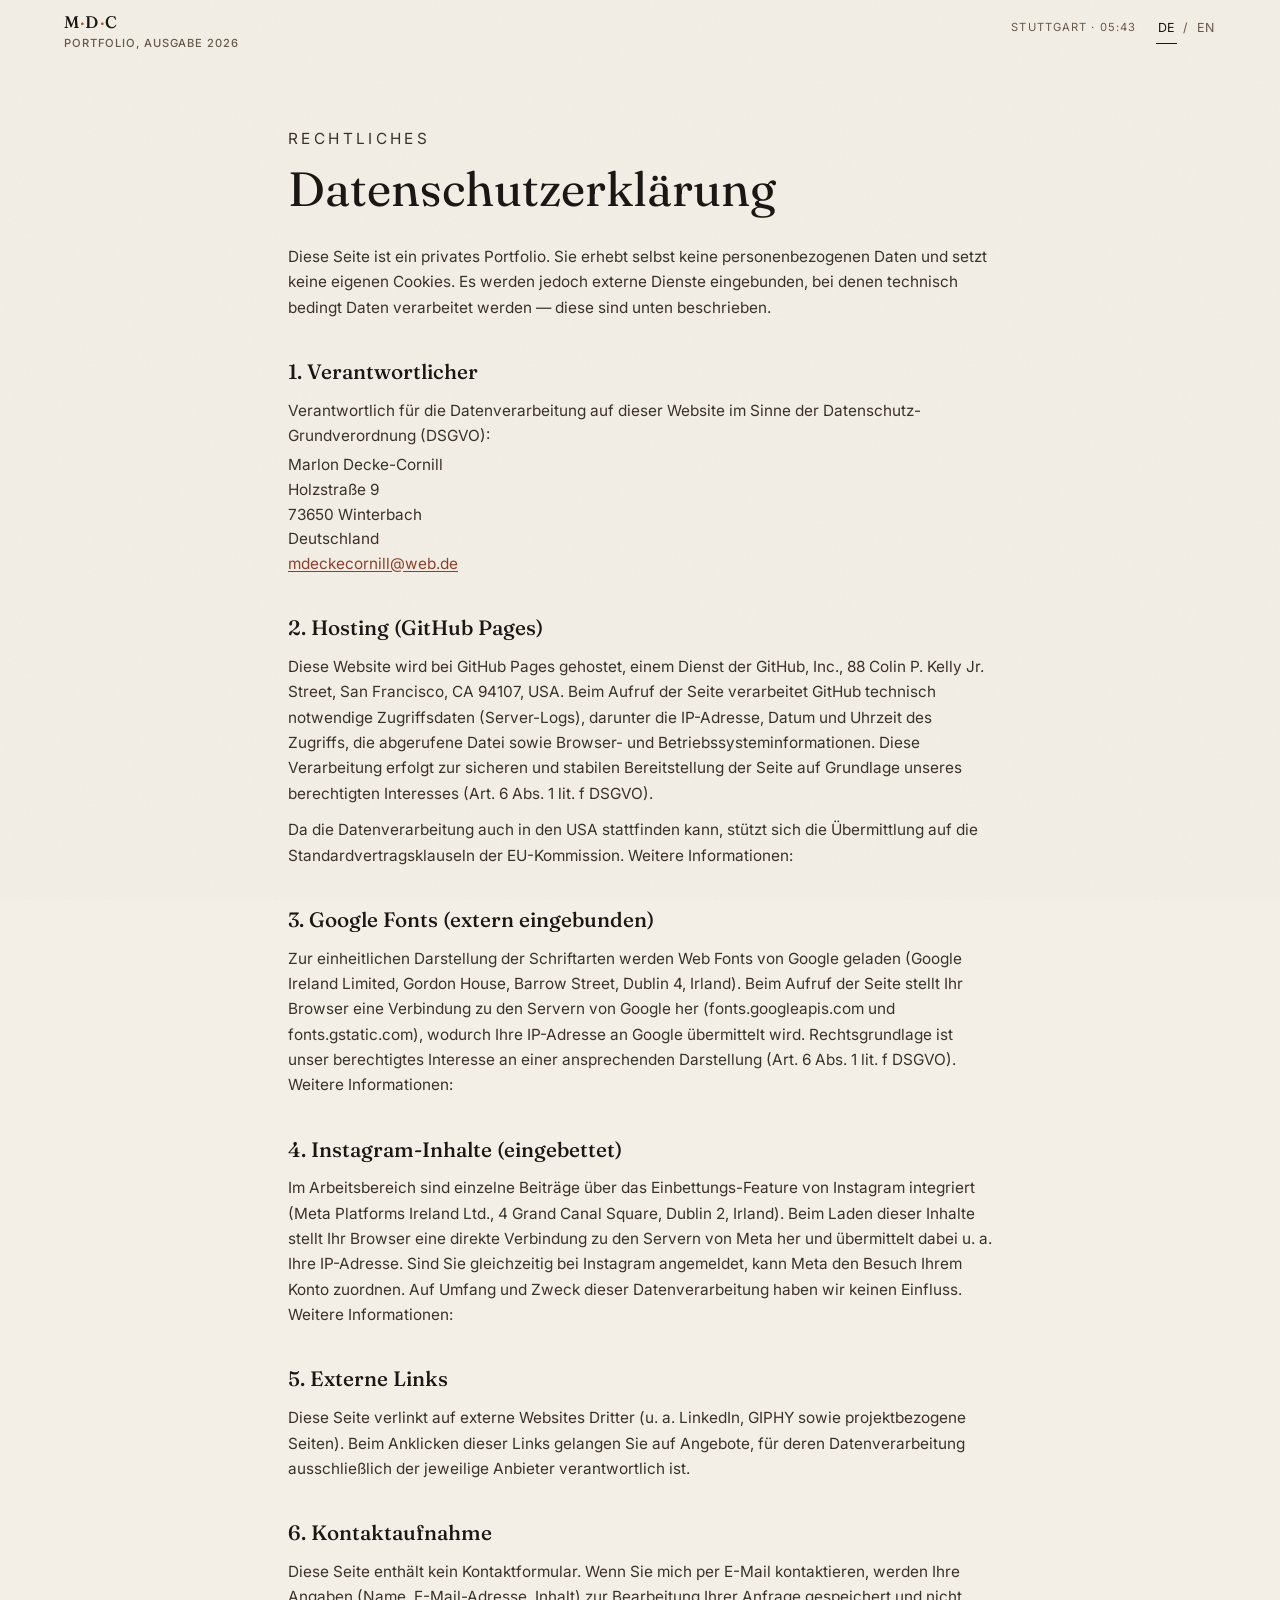
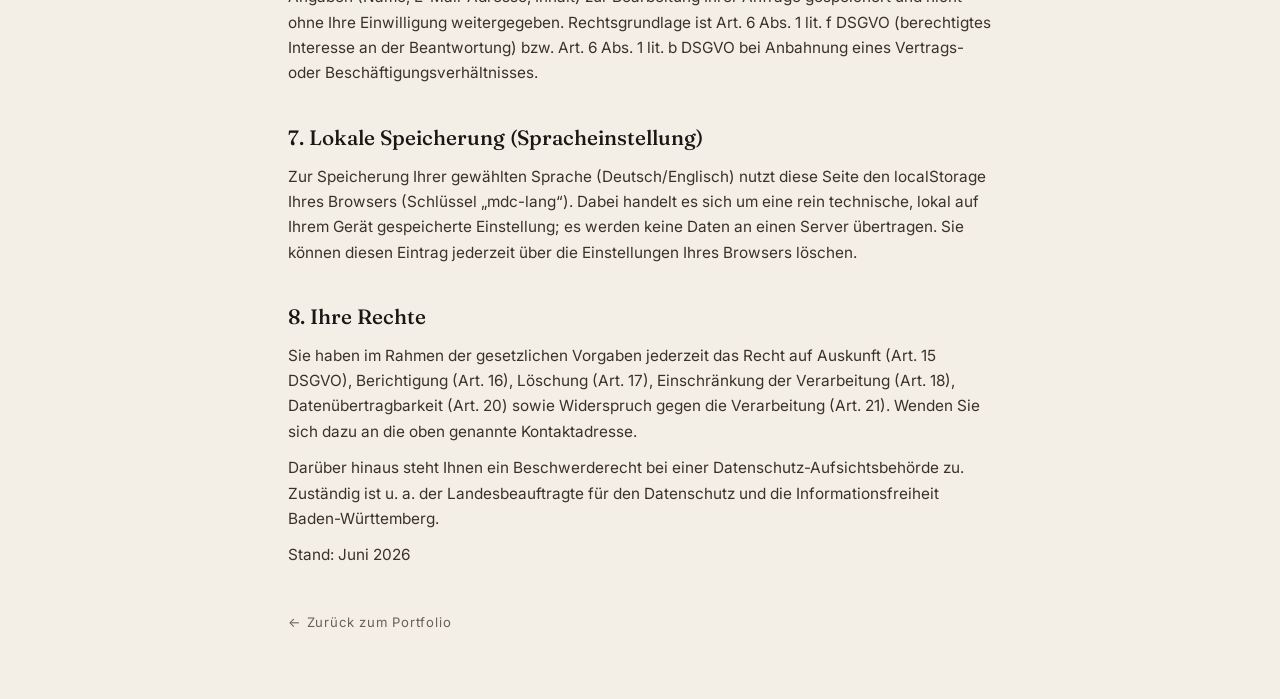
<file: datenschutz.html>
<!doctype html>
<html lang="de">
<head>
<meta charset="utf-8" />
<meta name="viewport" content="width=device-width,initial-scale=1" />
<meta name="theme-color" content="#F4EFE6" />
<meta name="robots" content="noindex" />
<title data-de="Datenschutz — Marlon Decke-Cornill" data-en="Privacy — Marlon Decke-Cornill">Datenschutz — Marlon Decke-Cornill</title>
<meta name="description" data-de="Datenschutzerklärung des privaten Portfolios von Marlon Decke-Cornill." data-en="Privacy policy of Marlon Decke-Cornill's private portfolio." content="Datenschutzerklärung des privaten Portfolios von Marlon Decke-Cornill." />

<link rel="preconnect" href="https://fonts.googleapis.com">
<link rel="preconnect" href="https://fonts.gstatic.com" crossorigin>
<link href="https://fonts.googleapis.com/css2?family=Fraunces:ital,opsz,wght@0,9..144,300;0,9..144,400;0,9..144,500;0,9..144,600;1,9..144,300;1,9..144,400&family=Inter:wght@300;400;500;600&family=Caveat:wght@400;500&display=swap" rel="stylesheet">
<link rel="stylesheet" href="styles.css?v=20260618a" />
</head>
<body>

<a class="skiplink" href="#main" data-de="Zum Hauptinhalt" data-en="Skip to main content">Zum Hauptinhalt</a>

<header class="topbar" role="banner">
  <a class="mark" href="index.html" aria-label="Marlon Decke-Cornill">
    <span class="mark__glyph">M<span class="mark__dot">·</span>D<span class="mark__dot">·</span>C</span>
    <span class="mark__caption" data-de="Portfolio, Ausgabe 2026" data-en="Portfolio, Edition 2026">Portfolio, Ausgabe 2026</span>
  </a>

  <div class="topbar__right">
    <span class="clock" id="clock" aria-hidden="true"></span>
    <div class="lang" role="group" aria-label="Sprache wählen">
      <button class="lang__btn is-active" data-lang="de" type="button" aria-pressed="true">DE</button>
      <span class="lang__sep" aria-hidden="true">/</span>
      <button class="lang__btn" data-lang="en" type="button" aria-pressed="false">EN</button>
    </div>
  </div>
</header>

<main id="main">
<article class="legal">
  <p class="legal__eyebrow" data-de="Rechtliches" data-en="Legal">Rechtliches</p>
  <h1 data-de="Datenschutzerklärung" data-en="Privacy policy">Datenschutzerklärung</h1>

  <p class="legal__lede" data-de="Diese Seite ist ein privates Portfolio. Sie erhebt selbst keine personenbezogenen Daten und setzt keine eigenen Cookies. Es werden jedoch externe Dienste eingebunden, bei denen technisch bedingt Daten verarbeitet werden — diese sind unten beschrieben." data-en="This site is a private portfolio. It does not collect any personal data itself and sets no cookies of its own. It does, however, embed external services that process data for technical reasons — these are described below.">Diese Seite ist ein privates Portfolio. Sie erhebt selbst keine personenbezogenen Daten und setzt keine eigenen Cookies. Es werden jedoch externe Dienste eingebunden, bei denen technisch bedingt Daten verarbeitet werden — diese sind unten beschrieben.</p>

  <h2 data-de="1. Verantwortlicher" data-en="1. Controller">1. Verantwortlicher</h2>
  <p data-de="Verantwortlich für die Datenverarbeitung auf dieser Website im Sinne der Datenschutz-Grundverordnung (DSGVO):" data-en="Controller responsible for data processing on this website within the meaning of the General Data Protection Regulation (GDPR):">Verantwortlich für die Datenverarbeitung auf dieser Website im Sinne der Datenschutz-Grundverordnung (DSGVO):</p>
  <address>
    Marlon Decke-Cornill<br>
    Holzstraße 9<br>
    73650 Winterbach<br>
    <span data-de="Deutschland" data-en="Germany">Deutschland</span><br>
    <a href="mailto:mdeckecornill@web.de">mdeckecornill@web.de</a>
  </address>

  <h2 data-de="2. Hosting (GitHub Pages)" data-en="2. Hosting (GitHub Pages)">2. Hosting (GitHub Pages)</h2>
  <p data-de="Diese Website wird bei GitHub Pages gehostet, einem Dienst der GitHub, Inc., 88 Colin P. Kelly Jr. Street, San Francisco, CA 94107, USA. Beim Aufruf der Seite verarbeitet GitHub technisch notwendige Zugriffsdaten (Server-Logs), darunter die IP-Adresse, Datum und Uhrzeit des Zugriffs, die abgerufene Datei sowie Browser- und Betriebssysteminformationen. Diese Verarbeitung erfolgt zur sicheren und stabilen Bereitstellung der Seite auf Grundlage unseres berechtigten Interesses (Art. 6 Abs. 1 lit. f DSGVO)." data-en="This website is hosted on GitHub Pages, a service provided by GitHub, Inc., 88 Colin P. Kelly Jr. Street, San Francisco, CA 94107, USA. When the site is accessed, GitHub processes technically necessary access data (server logs), including the IP address, the date and time of access, the file requested, and browser and operating system information. This processing serves the secure and stable provision of the site on the basis of our legitimate interest (Art. 6 (1) (f) GDPR).">Diese Website wird bei GitHub Pages gehostet, einem Dienst der GitHub, Inc., 88 Colin P. Kelly Jr. Street, San Francisco, CA 94107, USA. Beim Aufruf der Seite verarbeitet GitHub technisch notwendige Zugriffsdaten (Server-Logs), darunter die IP-Adresse, Datum und Uhrzeit des Zugriffs, die abgerufene Datei sowie Browser- und Betriebssysteminformationen. Diese Verarbeitung erfolgt zur sicheren und stabilen Bereitstellung der Seite auf Grundlage unseres berechtigten Interesses (Art. 6 Abs. 1 lit. f DSGVO).</p>
  <p data-de="Da die Datenverarbeitung auch in den USA stattfinden kann, stützt sich die Übermittlung auf die Standardvertragsklauseln der EU-Kommission. Weitere Informationen: " data-en="As data processing may also take place in the USA, the transfer is based on the EU Commission's Standard Contractual Clauses. Further information: ">Da die Datenverarbeitung auch in den USA stattfinden kann, stützt sich die Übermittlung auf die Standardvertragsklauseln der EU-Kommission. Weitere Informationen: <a href="https://docs.github.com/site-policy/privacy-policies/github-general-privacy-statement" target="_blank" rel="noopener">GitHub Privacy Statement ↗</a></p>

  <h2 data-de="3. Google Fonts (extern eingebunden)" data-en="3. Google Fonts (externally embedded)">3. Google Fonts (extern eingebunden)</h2>
  <p data-de="Zur einheitlichen Darstellung der Schriftarten werden Web Fonts von Google geladen (Google Ireland Limited, Gordon House, Barrow Street, Dublin 4, Irland). Beim Aufruf der Seite stellt Ihr Browser eine Verbindung zu den Servern von Google her (fonts.googleapis.com und fonts.gstatic.com), wodurch Ihre IP-Adresse an Google übermittelt wird. Rechtsgrundlage ist unser berechtigtes Interesse an einer ansprechenden Darstellung (Art. 6 Abs. 1 lit. f DSGVO). Weitere Informationen: " data-en="Web fonts from Google are loaded to display fonts consistently (Google Ireland Limited, Gordon House, Barrow Street, Dublin 4, Ireland). When the site is accessed, your browser establishes a connection to Google's servers (fonts.googleapis.com and fonts.gstatic.com), through which your IP address is transmitted to Google. The legal basis is our legitimate interest in an appealing presentation (Art. 6 (1) (f) GDPR). Further information: ">Zur einheitlichen Darstellung der Schriftarten werden Web Fonts von Google geladen (Google Ireland Limited, Gordon House, Barrow Street, Dublin 4, Irland). Beim Aufruf der Seite stellt Ihr Browser eine Verbindung zu den Servern von Google her (fonts.googleapis.com und fonts.gstatic.com), wodurch Ihre IP-Adresse an Google übermittelt wird. Rechtsgrundlage ist unser berechtigtes Interesse an einer ansprechenden Darstellung (Art. 6 Abs. 1 lit. f DSGVO). Weitere Informationen: <a href="https://policies.google.com/privacy" target="_blank" rel="noopener">Google Datenschutzerklärung ↗</a></p>

  <h2 data-de="4. Instagram-Inhalte (eingebettet)" data-en="4. Instagram content (embedded)">4. Instagram-Inhalte (eingebettet)</h2>
  <p data-de="Im Arbeitsbereich sind einzelne Beiträge über das Einbettungs-Feature von Instagram integriert (Meta Platforms Ireland Ltd., 4 Grand Canal Square, Dublin 2, Irland). Beim Laden dieser Inhalte stellt Ihr Browser eine direkte Verbindung zu den Servern von Meta her und übermittelt dabei u. a. Ihre IP-Adresse. Sind Sie gleichzeitig bei Instagram angemeldet, kann Meta den Besuch Ihrem Konto zuordnen. Auf Umfang und Zweck dieser Datenverarbeitung haben wir keinen Einfluss. Weitere Informationen: " data-en="In the work section, individual posts are integrated via Instagram's embedding feature (Meta Platforms Ireland Ltd., 4 Grand Canal Square, Dublin 2, Ireland). When this content loads, your browser establishes a direct connection to Meta's servers and transmits, among other things, your IP address. If you are logged in to Instagram at the same time, Meta can associate the visit with your account. We have no influence over the scope and purpose of this data processing. Further information: ">Im Arbeitsbereich sind einzelne Beiträge über das Einbettungs-Feature von Instagram integriert (Meta Platforms Ireland Ltd., 4 Grand Canal Square, Dublin 2, Irland). Beim Laden dieser Inhalte stellt Ihr Browser eine direkte Verbindung zu den Servern von Meta her und übermittelt dabei u. a. Ihre IP-Adresse. Sind Sie gleichzeitig bei Instagram angemeldet, kann Meta den Besuch Ihrem Konto zuordnen. Auf Umfang und Zweck dieser Datenverarbeitung haben wir keinen Einfluss. Weitere Informationen: <a href="https://privacycenter.instagram.com/policy" target="_blank" rel="noopener">Instagram Datenrichtlinie ↗</a></p>

  <h2 data-de="5. Externe Links" data-en="5. External links">5. Externe Links</h2>
  <p data-de="Diese Seite verlinkt auf externe Websites Dritter (u. a. LinkedIn, GIPHY sowie projektbezogene Seiten). Beim Anklicken dieser Links gelangen Sie auf Angebote, für deren Datenverarbeitung ausschließlich der jeweilige Anbieter verantwortlich ist." data-en="This site links to external third-party websites (including LinkedIn, GIPHY and project-related pages). When you click these links, you reach offerings for whose data processing the respective provider is solely responsible.">Diese Seite verlinkt auf externe Websites Dritter (u. a. LinkedIn, GIPHY sowie projektbezogene Seiten). Beim Anklicken dieser Links gelangen Sie auf Angebote, für deren Datenverarbeitung ausschließlich der jeweilige Anbieter verantwortlich ist.</p>

  <h2 data-de="6. Kontaktaufnahme" data-en="6. Getting in touch">6. Kontaktaufnahme</h2>
  <p data-de="Diese Seite enthält kein Kontaktformular. Wenn Sie mich per E-Mail kontaktieren, werden Ihre Angaben (Name, E-Mail-Adresse, Inhalt) zur Bearbeitung Ihrer Anfrage gespeichert und nicht ohne Ihre Einwilligung weitergegeben. Rechtsgrundlage ist Art. 6 Abs. 1 lit. f DSGVO (berechtigtes Interesse an der Beantwortung) bzw. Art. 6 Abs. 1 lit. b DSGVO bei Anbahnung eines Vertrags- oder Beschäftigungsverhältnisses." data-en="This site contains no contact form. If you contact me by email, your details (name, email address, content) are stored to process your enquiry and are not passed on without your consent. The legal basis is Art. 6 (1) (f) GDPR (legitimate interest in responding) or Art. 6 (1) (b) GDPR where a contractual or employment relationship is being initiated.">Diese Seite enthält kein Kontaktformular. Wenn Sie mich per E-Mail kontaktieren, werden Ihre Angaben (Name, E-Mail-Adresse, Inhalt) zur Bearbeitung Ihrer Anfrage gespeichert und nicht ohne Ihre Einwilligung weitergegeben. Rechtsgrundlage ist Art. 6 Abs. 1 lit. f DSGVO (berechtigtes Interesse an der Beantwortung) bzw. Art. 6 Abs. 1 lit. b DSGVO bei Anbahnung eines Vertrags- oder Beschäftigungsverhältnisses.</p>

  <h2 data-de="7. Lokale Speicherung (Spracheinstellung)" data-en="7. Local storage (language setting)">7. Lokale Speicherung (Spracheinstellung)</h2>
  <p data-de="Zur Speicherung Ihrer gewählten Sprache (Deutsch/Englisch) nutzt diese Seite den localStorage Ihres Browsers (Schlüssel „mdc-lang“). Dabei handelt es sich um eine rein technische, lokal auf Ihrem Gerät gespeicherte Einstellung; es werden keine Daten an einen Server übertragen. Sie können diesen Eintrag jederzeit über die Einstellungen Ihres Browsers löschen." data-en="To store your chosen language (German/English), this site uses your browser's localStorage (key “mdc-lang”). This is a purely technical setting stored locally on your device; no data is transmitted to any server. You can delete this entry at any time via your browser settings.">Zur Speicherung Ihrer gewählten Sprache (Deutsch/Englisch) nutzt diese Seite den localStorage Ihres Browsers (Schlüssel „mdc-lang“). Dabei handelt es sich um eine rein technische, lokal auf Ihrem Gerät gespeicherte Einstellung; es werden keine Daten an einen Server übertragen. Sie können diesen Eintrag jederzeit über die Einstellungen Ihres Browsers löschen.</p>

  <h2 data-de="8. Ihre Rechte" data-en="8. Your rights">8. Ihre Rechte</h2>
  <p data-de="Sie haben im Rahmen der gesetzlichen Vorgaben jederzeit das Recht auf Auskunft (Art. 15 DSGVO), Berichtigung (Art. 16), Löschung (Art. 17), Einschränkung der Verarbeitung (Art. 18), Datenübertragbarkeit (Art. 20) sowie Widerspruch gegen die Verarbeitung (Art. 21). Wenden Sie sich dazu an die oben genannte Kontaktadresse." data-en="Within the scope of the applicable law, you have the right at any time to information (Art. 15 GDPR), rectification (Art. 16), erasure (Art. 17), restriction of processing (Art. 18), data portability (Art. 20) and to object to processing (Art. 21). To exercise these, please use the contact address given above.">Sie haben im Rahmen der gesetzlichen Vorgaben jederzeit das Recht auf Auskunft (Art. 15 DSGVO), Berichtigung (Art. 16), Löschung (Art. 17), Einschränkung der Verarbeitung (Art. 18), Datenübertragbarkeit (Art. 20) sowie Widerspruch gegen die Verarbeitung (Art. 21). Wenden Sie sich dazu an die oben genannte Kontaktadresse.</p>
  <p data-de="Darüber hinaus steht Ihnen ein Beschwerderecht bei einer Datenschutz-Aufsichtsbehörde zu. Zuständig ist u. a. der Landesbeauftragte für den Datenschutz und die Informationsfreiheit Baden-Württemberg." data-en="In addition, you have the right to lodge a complaint with a data protection supervisory authority. The competent authority includes the State Commissioner for Data Protection and Freedom of Information of Baden-Württemberg.">Darüber hinaus steht Ihnen ein Beschwerderecht bei einer Datenschutz-Aufsichtsbehörde zu. Zuständig ist u. a. der Landesbeauftragte für den Datenschutz und die Informationsfreiheit Baden-Württemberg.</p>

  <p data-de="Stand: Juni 2026" data-en="Last updated: June 2026">Stand: Juni 2026</p>

  <a class="legal__back" href="index.html" data-de="← Zurück zum Portfolio" data-en="← Back to the portfolio">← Zurück zum Portfolio</a>
</article>
</main>

<script src="script.js"></script>
</body>
</html>
</file>
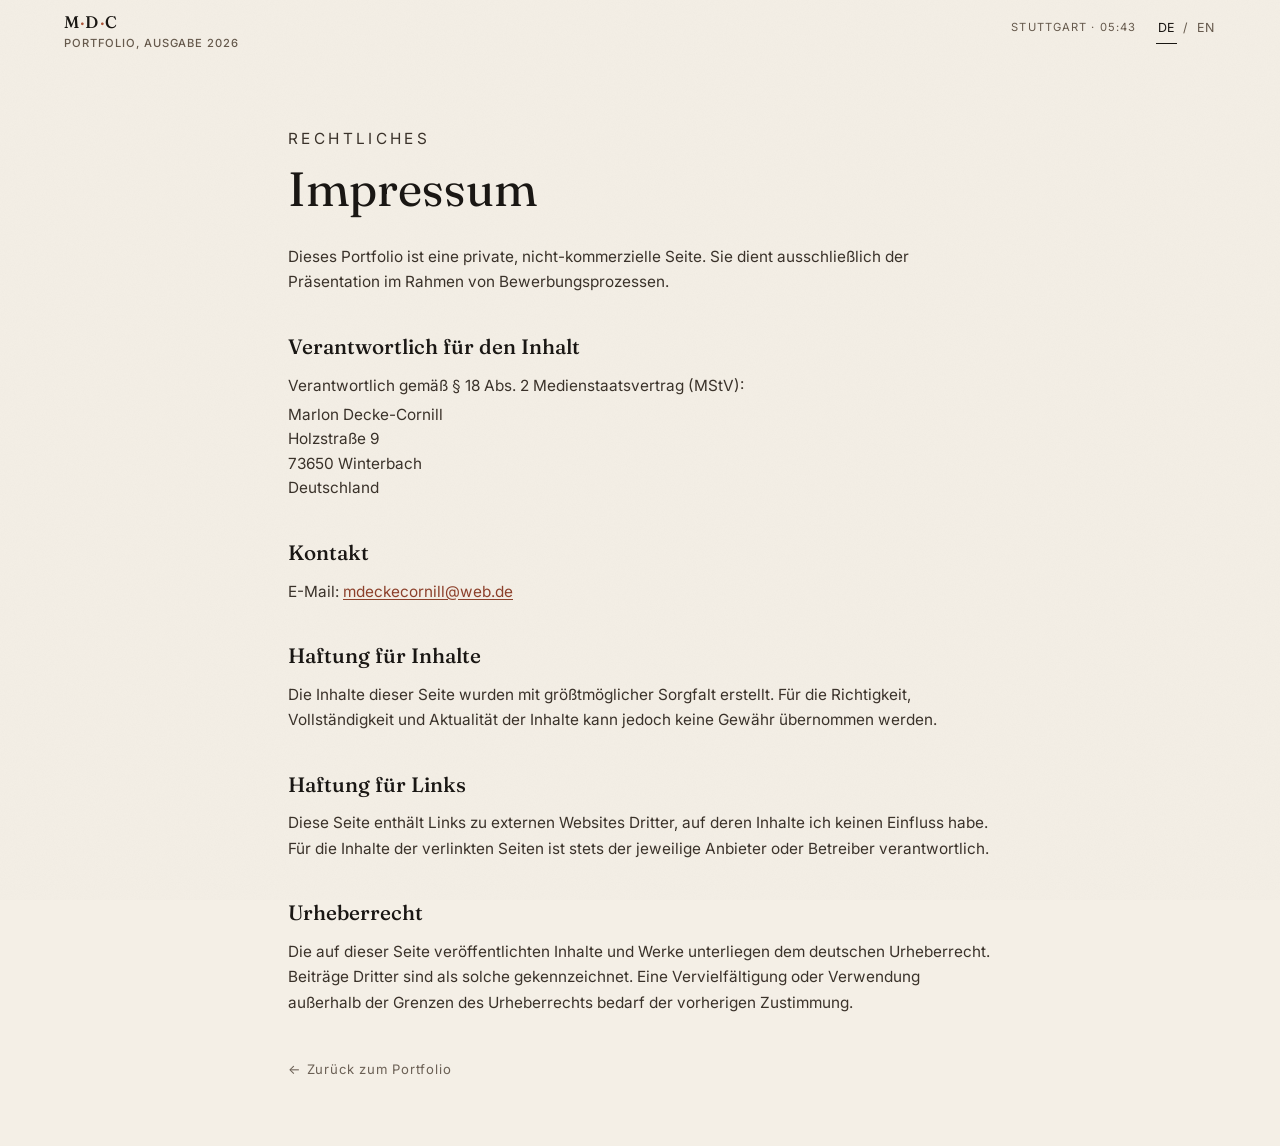
<file: impressum.html>
<!doctype html>
<html lang="de">
<head>
<meta charset="utf-8" />
<meta name="viewport" content="width=device-width,initial-scale=1" />
<meta name="theme-color" content="#F4EFE6" />
<meta name="robots" content="noindex" />
<title data-de="Impressum — Marlon Decke-Cornill" data-en="Imprint — Marlon Decke-Cornill">Impressum — Marlon Decke-Cornill</title>
<meta name="description" data-de="Impressum und Anbieterkennzeichnung des privaten Portfolios von Marlon Decke-Cornill." data-en="Imprint and provider identification of Marlon Decke-Cornill's private portfolio." content="Impressum und Anbieterkennzeichnung des privaten Portfolios von Marlon Decke-Cornill." />

<link rel="preconnect" href="https://fonts.googleapis.com">
<link rel="preconnect" href="https://fonts.gstatic.com" crossorigin>
<link href="https://fonts.googleapis.com/css2?family=Fraunces:ital,opsz,wght@0,9..144,300;0,9..144,400;0,9..144,500;0,9..144,600;1,9..144,300;1,9..144,400&family=Inter:wght@300;400;500;600&family=Caveat:wght@400;500&display=swap" rel="stylesheet">
<link rel="stylesheet" href="styles.css?v=20260618a" />
</head>
<body>

<a class="skiplink" href="#main" data-de="Zum Hauptinhalt" data-en="Skip to main content">Zum Hauptinhalt</a>

<header class="topbar" role="banner">
  <a class="mark" href="index.html" aria-label="Marlon Decke-Cornill">
    <span class="mark__glyph">M<span class="mark__dot">·</span>D<span class="mark__dot">·</span>C</span>
    <span class="mark__caption" data-de="Portfolio, Ausgabe 2026" data-en="Portfolio, Edition 2026">Portfolio, Ausgabe 2026</span>
  </a>

  <div class="topbar__right">
    <span class="clock" id="clock" aria-hidden="true"></span>
    <div class="lang" role="group" aria-label="Sprache wählen">
      <button class="lang__btn is-active" data-lang="de" type="button" aria-pressed="true">DE</button>
      <span class="lang__sep" aria-hidden="true">/</span>
      <button class="lang__btn" data-lang="en" type="button" aria-pressed="false">EN</button>
    </div>
  </div>
</header>

<main id="main">
<article class="legal">
  <p class="legal__eyebrow" data-de="Rechtliches" data-en="Legal">Rechtliches</p>
  <h1 data-de="Impressum" data-en="Imprint">Impressum</h1>

  <p class="legal__lede" data-de="Dieses Portfolio ist eine private, nicht-kommerzielle Seite. Sie dient ausschließlich der Präsentation im Rahmen von Bewerbungsprozessen." data-en="This portfolio is a private, non-commercial site. It exists solely to present my work in the context of job applications.">Dieses Portfolio ist eine private, nicht-kommerzielle Seite. Sie dient ausschließlich der Präsentation im Rahmen von Bewerbungsprozessen.</p>

  <h2 data-de="Verantwortlich für den Inhalt" data-en="Responsible for the content">Verantwortlich für den Inhalt</h2>
  <p data-de="Verantwortlich gemäß § 18 Abs. 2 Medienstaatsvertrag (MStV):" data-en="Responsible according to § 18 (2) of the German Interstate Media Treaty (MStV):">Verantwortlich gemäß § 18 Abs. 2 Medienstaatsvertrag (MStV):</p>
  <address>
    Marlon Decke-Cornill<br>
    Holzstraße 9<br>
    73650 Winterbach<br>
    <span data-de="Deutschland" data-en="Germany">Deutschland</span>
  </address>

  <h2 data-de="Kontakt" data-en="Contact">Kontakt</h2>
  <p>
    <span data-de="E-Mail:" data-en="Email:">E-Mail:</span>
    <a href="mailto:mdeckecornill@web.de">mdeckecornill@web.de</a>
  </p>

  <h2 data-de="Haftung für Inhalte" data-en="Liability for content">Haftung für Inhalte</h2>
  <p data-de="Die Inhalte dieser Seite wurden mit größtmöglicher Sorgfalt erstellt. Für die Richtigkeit, Vollständigkeit und Aktualität der Inhalte kann jedoch keine Gewähr übernommen werden." data-en="The contents of this site were created with the greatest possible care. However, no guarantee can be given for the accuracy, completeness or timeliness of the content.">Die Inhalte dieser Seite wurden mit größtmöglicher Sorgfalt erstellt. Für die Richtigkeit, Vollständigkeit und Aktualität der Inhalte kann jedoch keine Gewähr übernommen werden.</p>

  <h2 data-de="Haftung für Links" data-en="Liability for links">Haftung für Links</h2>
  <p data-de="Diese Seite enthält Links zu externen Websites Dritter, auf deren Inhalte ich keinen Einfluss habe. Für die Inhalte der verlinkten Seiten ist stets der jeweilige Anbieter oder Betreiber verantwortlich." data-en="This site contains links to external third-party websites over whose content I have no influence. The respective provider or operator of the linked pages is always responsible for their content.">Diese Seite enthält Links zu externen Websites Dritter, auf deren Inhalte ich keinen Einfluss habe. Für die Inhalte der verlinkten Seiten ist stets der jeweilige Anbieter oder Betreiber verantwortlich.</p>

  <h2 data-de="Urheberrecht" data-en="Copyright">Urheberrecht</h2>
  <p data-de="Die auf dieser Seite veröffentlichten Inhalte und Werke unterliegen dem deutschen Urheberrecht. Beiträge Dritter sind als solche gekennzeichnet. Eine Vervielfältigung oder Verwendung außerhalb der Grenzen des Urheberrechts bedarf der vorherigen Zustimmung." data-en="The content and works published on this site are subject to German copyright law. Contributions by third parties are marked as such. Any reproduction or use beyond the limits of copyright law requires prior consent.">Die auf dieser Seite veröffentlichten Inhalte und Werke unterliegen dem deutschen Urheberrecht. Beiträge Dritter sind als solche gekennzeichnet. Eine Vervielfältigung oder Verwendung außerhalb der Grenzen des Urheberrechts bedarf der vorherigen Zustimmung.</p>

  <a class="legal__back" href="index.html" data-de="← Zurück zum Portfolio" data-en="← Back to the portfolio">← Zurück zum Portfolio</a>
</article>
</main>

<script src="script.js"></script>
</body>
</html>
</file>
<file: styles.css>
/* =========================================================
   Marlon Decke-Cornill — Portfolio
   "The Notebook" — editorial, earthy, hand-touched
   ========================================================= */

:root {
  /* palette */
  --ink: #1A1714;
  --ink-soft: #3a322a;
  --ink-mute: #6b6055;
  --parchment: #F4EFE6;
  --sand: #EAE2D2;
  --sand-soft: #EFE7D7;
  --terracotta: #B4593D;
  --terracotta-deep: #8C402B;
  --sage: #9AA68A;
  --hairline: rgba(26, 23, 20, 0.14);
  --hairline-strong: rgba(26, 23, 20, 0.32);

  /* type */
  --serif: "Fraunces", "Times New Roman", serif;
  --sans: "Inter", -apple-system, BlinkMacSystemFont, "Helvetica Neue", Arial, sans-serif;
  --hand: "Caveat", "Bradley Hand", cursive;

  /* rhythm — even tighter than before */
  --gutter: clamp(1rem, 2.5vw, 2rem);
  --page-pad: clamp(1.5rem, 5vw, 4.5rem);
  --rail-w: clamp(3.5rem, 8vw, 7rem);
  --content-indent: calc(var(--rail-w) + var(--gutter));
  --section-pad: clamp(2rem, 5vw, 4rem);
  --max: 78rem;
}

/* ───────── reset ───────── */
*, *::before, *::after { box-sizing: border-box; }
html { -webkit-text-size-adjust: 100%; scroll-behavior: smooth; }
body, h1, h2, h3, h4, p, ul, ol, li, figure { margin: 0; padding: 0; }
ul, ol { list-style: none; }
img, svg, video { max-width: 100%; display: block; }
a { color: inherit; text-decoration: none; }
button { font: inherit; color: inherit; background: none; border: 0; cursor: pointer; }
:focus-visible { outline: 2px solid var(--terracotta); outline-offset: 3px; border-radius: 2px; }

/* ───────── body ───────── */
body {
  font-family: var(--sans);
  font-weight: 400;
  color: var(--ink);
  background: var(--parchment);
  font-size: clamp(1rem, 1.05vw + 0.7rem, 1.125rem);
  line-height: 1.55;
  -webkit-font-smoothing: antialiased;
  -moz-osx-font-smoothing: grayscale;
  overflow-x: hidden;
}

body::before {
  content: "";
  position: fixed; inset: 0;
  pointer-events: none;
  background-image: url("data:image/svg+xml;utf8,<svg xmlns='http://www.w3.org/2000/svg' width='220' height='220'><filter id='n'><feTurbulence type='fractalNoise' baseFrequency='0.9' numOctaves='2' stitchTiles='stitch'/><feColorMatrix values='0 0 0 0 0.10  0 0 0 0 0.09  0 0 0 0 0.08  0 0 0 0.045 0'/></filter><rect width='100%' height='100%' filter='url(%23n)'/></svg>");
  opacity: 0.55;
  mix-blend-mode: multiply;
  z-index: 1;
}
main, header, footer { position: relative; z-index: 2; }

.skiplink {
  position: absolute; left: -9999px; top: 0;
  background: var(--ink); color: var(--parchment);
  padding: 0.5rem 0.9rem; border-radius: 0 0 6px 0;
  font-size: 0.85rem;
}
.skiplink:focus { left: 0; }

/* ───────── top bar ───────── */
.topbar {
  position: fixed;
  top: 0; left: 0; right: 0;
  padding: 0.9rem var(--page-pad);
  display: flex;
  align-items: flex-start;
  justify-content: space-between;
  gap: 1rem;
  z-index: 50;
  mix-blend-mode: multiply;
}
.mark {
  display: inline-flex;
  flex-direction: column;
  font-family: var(--serif);
  font-weight: 500;
  letter-spacing: 0.02em;
  line-height: 1;
}
.mark__glyph { font-size: 1.05rem; }
.mark__dot { color: var(--terracotta); padding: 0 0.05em; }
.mark__caption {
  font-family: var(--sans);
  font-size: 0.7rem;
  letter-spacing: 0.08em;
  text-transform: uppercase;
  color: var(--ink-mute);
  margin-top: 0.4rem;
}
.topbar__right { display: inline-flex; align-items: center; gap: 1.25rem; }
.clock {
  font-family: var(--sans);
  font-size: 0.7rem;
  letter-spacing: 0.1em;
  text-transform: uppercase;
  color: var(--ink-mute);
}
.lang {
  display: inline-flex;
  align-items: center;
  gap: 0.4rem;
  font-family: var(--sans);
  font-size: 0.78rem;
  letter-spacing: 0.12em;
  text-transform: uppercase;
}
.lang__btn {
  padding: 0.25rem 0.1rem;
  color: var(--ink-mute);
  transition: color 0.2s ease;
  position: relative;
}
.lang__btn::after {
  content: "";
  position: absolute; left: 0; right: 0; bottom: -2px;
  height: 1px; background: var(--ink);
  transform: scaleX(0); transform-origin: left;
  transition: transform 0.25s ease;
}
.lang__btn:hover { color: var(--ink); }
.lang__btn.is-active { color: var(--ink); }
.lang__btn.is-active::after { transform: scaleX(1); }
.lang__sep { color: var(--ink-mute); }

/* ───────── shared section rail ───────── */
.section {
  position: relative;
  padding: var(--section-pad) var(--page-pad);
  border-top: 1px solid var(--hairline);
}
.section__rail {
  position: absolute;
  top: var(--section-pad);
  left: var(--page-pad);
  display: flex;
  flex-direction: column;
  gap: 0.6rem;
  width: var(--rail-w);
}
.section__num {
  font-family: var(--serif);
  font-weight: 300;
  font-style: italic;
  font-size: clamp(2rem, 3.8vw, 3rem);
  line-height: 1;
  color: var(--terracotta);
  letter-spacing: -0.02em;
}
.section__label {
  font-family: var(--sans);
  font-size: 0.7rem;
  letter-spacing: 0.18em;
  text-transform: uppercase;
  color: var(--ink-mute);
  padding-top: 0.4rem;
  border-top: 1px solid var(--hairline-strong);
}
.section__heading {
  font-family: var(--serif);
  font-weight: 400;
  font-size: clamp(1.7rem, 3.1vw, 2.6rem);
  line-height: 1.08;
  letter-spacing: -0.02em;
  max-width: 22ch;
  margin-bottom: clamp(1.5rem, 3vw, 2.25rem);
  margin-left: var(--content-indent);
}

/* ───────── HERO ───────── */
.hero {
  min-height: 88vh;
  padding: clamp(5.5rem, 11vh, 8rem) var(--page-pad) clamp(3rem, 6vh, 5rem);
  display: flex;
  flex-direction: column;
  justify-content: center;
  position: relative;
  overflow: hidden;
  border-top: 0;
}
.hero__meta {
  display: flex;
  gap: 2rem;
  margin-bottom: clamp(1.5rem, 4vh, 2.75rem);
  font-family: var(--sans);
  font-size: 0.75rem;
  letter-spacing: 0.16em;
  text-transform: uppercase;
}
.eyebrow { position: relative; padding-left: 1.6rem; }
.eyebrow::before {
  content: "";
  position: absolute; left: 0; top: 0.55em;
  width: 1.1rem; height: 1px; background: var(--ink);
}
.eyebrow--muted { color: var(--ink-mute); }
.eyebrow--muted::before { background: var(--ink-mute); }

.hero__title {
  font-family: var(--serif);
  font-weight: 400;
  font-size: clamp(2.6rem, 8vw, 7.5rem);
  line-height: 0.98;
  letter-spacing: -0.035em;
  max-width: 14ch;
  margin-bottom: clamp(1.5rem, 3vh, 2.5rem);
}
.hero__line { display: block; position: relative; }
.hero__line--italic {
  font-style: italic;
  font-weight: 300;
  padding-left: clamp(2rem, 6vw, 4.5rem);
  color: var(--ink-soft);
}
.hero__line--accent {
  color: var(--terracotta);
  padding-left: clamp(1rem, 3vw, 2rem);
}
.hero__lede {
  font-family: var(--serif);
  font-weight: 300;
  font-style: italic;
  font-size: clamp(1.05rem, 1.5vw + 0.4rem, 1.5rem);
  line-height: 1.4;
  max-width: 36ch;
  color: var(--ink-soft);
  margin-left: clamp(0rem, 8vw, 6rem);
}
.hero__note {
  position: absolute;
  right: var(--page-pad);
  bottom: clamp(3rem, 8vh, 5rem);
  max-width: 14rem;
  text-align: right;
}
/* Freigestelltes Porträt — steht auf der Hero-Unterkante (Streifen-Übergang),
   Kopf auf Höhe von Headline-Zeile 2–3 */
.hero__portrait {
  position: absolute;
  right: clamp(2rem, 8vw, 9rem);
  bottom: 0;
  height: 67%;
  width: auto;
  pointer-events: none;
  user-select: none;
  -webkit-user-select: none;
  z-index: 1;
}
@media (max-width: 1180px) {
  .hero__portrait { height: 52%; right: clamp(1rem, 4vw, 3rem); }
}
@media (max-width: 880px) {
  .hero__portrait { display: none; }
}
.hero__scroll {
  position: absolute;
  left: var(--page-pad);
  bottom: clamp(1.25rem, 2.5vh, 2rem);
  display: flex; align-items: center; gap: 0.8rem;
  font-family: var(--sans);
  font-size: 0.7rem;
  letter-spacing: 0.18em;
  text-transform: uppercase;
  color: var(--ink-mute);
}
.hero__scroll-line {
  width: 4rem; height: 1px;
  background: var(--ink-mute);
  position: relative; overflow: hidden;
}
.hero__scroll-line::after {
  content: ""; position: absolute; inset: 0;
  background: var(--ink);
  animation: drift 2.6s ease-in-out infinite;
}
@keyframes drift {
  0%, 100% { transform: translateX(-100%); }
  50% { transform: translateX(100%); }
}

/* ───────── margin notes ───────── */
.margin-note {
  font-family: var(--hand);
  font-size: 1.35rem; line-height: 1.2;
  color: var(--terracotta-deep);
  display: inline-flex; align-items: flex-start;
  gap: 0.4rem;
  transform: rotate(-1.2deg);
}
.margin-note__arrow { font-family: var(--sans); font-size: 1rem; line-height: 1.4; }

/* ───────── MANIFEST + pinboard ───────── */
/* About strip stands out like the pinboard surface */
.manifest {
  background:
    linear-gradient(180deg, rgba(180, 89, 61, 0.05), rgba(180, 89, 61, 0.015)),
    repeating-linear-gradient(
      45deg,
      rgba(26, 23, 20, 0.025) 0 2px,
      transparent 2px 8px
    );
}
.manifest__cols {
  margin-left: var(--content-indent);
  display: grid;
  grid-template-columns: minmax(0, 34rem) minmax(0, 1fr);
  gap: clamp(2rem, 4.5vw, 4.5rem);
  align-items: start;
}
.manifest__body {
  max-width: 42rem;
  display: flex; flex-direction: column;
  gap: 1.1rem;
}
.manifest__body .display {
  font-family: var(--serif);
  font-weight: 400;
  font-size: clamp(1.55rem, 2.5vw, 2.3rem);
  line-height: 1.18;
  letter-spacing: -0.015em;
  color: var(--ink);
  margin-bottom: 0.4rem;
  max-width: 26ch;
}
.manifest__body p {
  font-size: 1rem;
  line-height: 1.6;
  color: var(--ink-soft);
}
.handwritten {
  font-family: var(--hand) !important;
  font-size: 1.55rem !important;
  line-height: 1.25 !important;
  color: var(--terracotta-deep) !important;
  font-style: normal !important;
}

/* ───────── PINBOARD ───────── */
.pinboard-wrap {
  position: relative;
  margin: 0.2rem 0 0;
}
.pinboard-cap {
  display: inline-block;
  margin-bottom: 0.85rem;
  transform: rotate(-1.5deg);
  font-size: 1.5rem !important;
}
.pinboard-note {
  margin-top: 0.85rem;
  max-width: 30rem;
  font-family: var(--sans);
  font-size: 0.7rem;
  letter-spacing: 0.1em;
  text-transform: uppercase;
  color: var(--ink-mute);
}

.pinboard {
  position: relative;
  width: 100%;
  aspect-ratio: 8 / 5;
}

/* Photo card in the collage — sharp from the start, nothing blurred */
.pinboard__photo {
  position: absolute;
  background: #fff;
  box-shadow:
    0 1px 2px rgba(26, 23, 20, 0.14),
    0 14px 30px -14px rgba(26, 23, 20, 0.5);
  cursor: zoom-in;
  transform-origin: center center;
  transition: transform 0.5s cubic-bezier(.34,1.4,.5,1),
              box-shadow 0.45s ease;
}
.pinboard__photo img {
  width: 100%;
  height: auto;
  display: block;
}

/* Polaroid style — thicker bottom border (used for portrait/upright shots) */
.pinboard__photo--polaroid { padding: 0.5rem 0.5rem 0.95rem; }
/* Printed wide photo — thin even border (used for landscape shots) */
.pinboard__photo--wide { padding: 0.4rem; }

/* Collage layout — loosely overlapping pile, mostly visible.
   Two rows of four, heights tuned so the strip matches the text column. */
.pinboard__photo--p1 { top: 2%;  left: 0%;  width: 16%; transform: rotate(-4deg); z-index: 6; } /* stadion */
.pinboard__photo--w1 { top: 11%; left: 14%; width: 29%; transform: rotate(2deg);  z-index: 4; } /* studio */
.pinboard__photo--p5 { top: 1%;  left: 43%; width: 22%; transform: rotate(3deg);  z-index: 5; } /* gebärden */
.pinboard__photo--p3 { top: 4%;  left: 72%; width: 16%; transform: rotate(-3deg); z-index: 6; } /* greenscreen */
.pinboard__photo--w2 { top: 56%; left: 1%;  width: 29%; transform: rotate(3deg);  z-index: 5; } /* messe */
.pinboard__photo--p2 { top: 45%; left: 32%; width: 16%; transform: rotate(-3deg); z-index: 8; } /* team */
.pinboard__photo--p6 { top: 46%; left: 52%; width: 16%; transform: rotate(4deg);  z-index: 7; } /* mythen-check */
.pinboard__photo--p4 { top: 46%; left: 75%; width: 13%; transform: rotate(-4deg); z-index: 8; } /* vfb */

/* Greenscreen selfie is squarer than the other shots — crop it to the same
   upright polaroid format, keeping the face (left third) in frame */
.pinboard__photo--p3 img {
  aspect-ratio: 9 / 16;
  object-fit: cover;
  object-position: 8% 40%;
}

/* Hover — the photo is pulled out of the pile to the front, fully clear */
.pinboard__photo:hover {
  transform: translateY(-2.5%) scale(1.07) rotate(0deg);
  z-index: 30;
  box-shadow:
    0 3px 6px rgba(26, 23, 20, 0.18),
    0 30px 60px -18px rgba(26, 23, 20, 0.6);
}

.pinboard__cap {
  padding: 0.5rem 0.2rem 0;
  display: flex; flex-direction: column;
  gap: 0.15rem;
  opacity: 0;
  transform: translateY(0.25rem);
  transition: opacity 0.35s ease, transform 0.35s ease;
}
.pinboard__photo:hover .pinboard__cap {
  opacity: 1;
  transform: translateY(0);
}
.pinboard__cap-title {
  font-family: var(--hand);
  font-size: 1.05rem;
  color: var(--terracotta-deep);
  line-height: 1;
}
.pinboard__cap-meta {
  font-family: var(--sans);
  font-size: 0.6rem;
  letter-spacing: 0.16em;
  text-transform: uppercase;
  color: var(--ink-mute);
}

/* Tape detail */
.pinboard__tape {
  position: absolute;
  top: -0.35rem;
  left: 50%;
  transform: translateX(-50%) rotate(-2deg);
  width: 2.6rem;
  height: 0.65rem;
  background: rgba(244, 239, 230, 0.7);
  border-left: 1px solid rgba(26, 23, 20, 0.08);
  border-right: 1px solid rgba(26, 23, 20, 0.08);
  backdrop-filter: blur(2px);
  -webkit-backdrop-filter: blur(2px);
}

/* ───────── WORK / cases ───────── */
.work {
  background: linear-gradient(180deg, transparent 0%, var(--sand-soft) 6%, var(--sand-soft) 94%, transparent 100%);
}
.cases {
  margin-left: var(--content-indent);
  display: flex; flex-direction: column;
  gap: clamp(2.5rem, 4vw, 3.75rem);
  position: relative;
}
.case {
  position: relative;
  display: flex;
  flex-direction: column;
  gap: 0.85rem;
  padding-left: clamp(3.5rem, 7vw, 5.5rem);
  padding-bottom: clamp(2rem, 3vw, 2.75rem);
  border-bottom: 1px solid var(--hairline);
}
.case:last-child { border-bottom: 0; }
.case__index {
  position: absolute;
  top: 0.3rem;
  left: 0;
  font-family: var(--serif);
  font-style: italic;
  font-weight: 300;
  font-size: clamp(2.4rem, 4.2vw, 3.6rem);
  line-height: 0.9;
  color: var(--ink-mute);
  letter-spacing: -0.02em;
}
.case__meta {
  display: flex; flex-wrap: wrap;
  gap: 0.4rem 1.4rem;
  font-family: var(--sans);
  font-size: 0.72rem;
  letter-spacing: 0.14em;
  text-transform: uppercase;
  color: var(--ink-mute);
  padding-bottom: 0.45rem;
  border-bottom: 1px solid var(--hairline);
}
.case__client { color: var(--ink); }
.case__title {
  font-family: var(--serif);
  font-weight: 400;
  font-size: clamp(1.55rem, 2.7vw, 2.3rem);
  line-height: 1.1;
  letter-spacing: -0.022em;
  max-width: 26ch;
}
.case__body {
  font-size: 1rem;
  line-height: 1.6;
  color: var(--ink-soft);
  max-width: 42rem;
}
.case__tags {
  display: flex; flex-wrap: wrap;
  gap: 0.4rem;
}
.case__tags li {
  font-family: var(--sans);
  font-size: 0.7rem;
  letter-spacing: 0.1em;
  text-transform: uppercase;
  padding: 0.32rem 0.7rem;
  border: 1px solid var(--hairline-strong);
  border-radius: 999px;
  color: var(--ink-soft);
  background: rgba(255, 255, 255, 0.25);
}
.case__aside {
  align-self: flex-start;
  margin: 0 !important;
  font-size: 1.35rem !important;
  transform: rotate(-1deg);
}

/* ───────── compare (KI vs. Mensch) ───────── */
.compare {
  display: flex;
  flex-direction: column;
  gap: 0.85rem;
  max-width: 56rem;
  margin: 0.2rem 0 0;
}
.compare__prompt {
  font-family: var(--serif);
  font-style: italic;
  font-weight: 300;
  font-size: clamp(1rem, 1.3vw + 0.3rem, 1.2rem);
  line-height: 1.4;
  color: var(--ink-soft);
  max-width: 38rem;
}
.compare__pair {
  display: grid;
  grid-template-columns: repeat(2, minmax(0, 1fr));
  gap: clamp(0.85rem, 1.8vw, 1.4rem);
}
.compare__item {
  display: flex;
  flex-direction: column;
  gap: 0.55rem;
}
.compare__item .media-card__frame {
  background: var(--ink);
  border-radius: 4px;
  overflow: hidden;
  box-shadow: 0 6px 22px -10px rgba(26, 23, 20, 0.45);
}
.compare__item .media-card__frame video {
  width: 100%;
  aspect-ratio: 9/16;
  object-fit: cover;
  display: block;
}
.compare__label {
  position: relative;
  display: flex;
  align-items: center;
  gap: 0.7rem;
  padding: 0 0.15rem;
  min-height: 2.2rem;
}
.compare__id {
  font-family: var(--serif);
  font-style: italic;
  font-weight: 400;
  font-size: 1.6rem;
  line-height: 1;
  color: var(--ink-mute);
  letter-spacing: -0.02em;
  width: 1.4rem;
  flex: 0 0 auto;
  transition: opacity 0.4s ease, transform 0.4s ease;
}
.compare__reveal {
  font-size: 1.45rem !important;
  margin: 0 !important;
  opacity: 0;
  transform: translateX(-4px);
  filter: blur(4px);
  transition: opacity 0.45s ease, transform 0.45s ease, filter 0.45s ease;
  white-space: nowrap;
}
.compare__item:hover .compare__id,
.compare__item:focus-within .compare__id {
  opacity: 0;
  transform: scale(0.8);
}
.compare__item:hover .compare__reveal,
.compare__item:focus-within .compare__reveal {
  opacity: 1;
  transform: translateX(-1.9rem);
  filter: blur(0);
}

/* ───────── result callout ───────── */
.result-callout {
  display: grid;
  grid-template-columns: auto 1fr;
  gap: 0.85rem;
  align-items: baseline;
  padding: 0.75rem 1rem;
  margin: 0;
  background: rgba(180, 89, 61, 0.07);
  border-left: 2px solid var(--terracotta);
  max-width: 56rem;
}
.result-callout__label {
  font-family: var(--sans);
  font-size: 0.66rem;
  letter-spacing: 0.2em;
  text-transform: uppercase;
  color: var(--terracotta-deep);
  font-weight: 500;
}
.result-callout__text {
  font-family: var(--serif);
  font-style: italic;
  font-weight: 400;
  font-size: 1.02rem;
  line-height: 1.45;
  color: var(--ink);
}

/* ───────── recommendation card (LinkedIn-inspired) ───────── */
.reco {
  margin: 0;
  max-width: 46rem;
  padding: clamp(1.4rem, 2.5vw, 1.9rem);
  background: #FBF8F1;
  border: 1px solid var(--hairline);
  border-radius: 6px;
  box-shadow: 0 1px 2px rgba(26, 23, 20, 0.05), 0 14px 34px -20px rgba(26, 23, 20, 0.4);
}
.reco__tag {
  display: inline-block;
  font-family: var(--sans);
  font-size: 0.62rem;
  letter-spacing: 0.22em;
  text-transform: uppercase;
  font-weight: 600;
  color: var(--terracotta-deep);
  margin-bottom: 1.1rem;
}
.reco__head {
  display: flex;
  align-items: center;
  gap: 0.95rem;
  padding-bottom: 1.1rem;
  margin-bottom: 1.1rem;
  border-bottom: 1px solid var(--hairline);
}
.reco__avatar {
  flex: 0 0 auto;
  width: 3rem; height: 3rem;
  border-radius: 999px;
  object-fit: cover;
  object-position: center 30%;
  background: var(--sand);
  box-shadow: 0 0 0 1px var(--hairline);
}
.reco__id { display: flex; flex-direction: column; gap: 0.12rem; min-width: 0; }
.reco__name {
  font-family: var(--sans);
  font-weight: 700;
  font-size: 1rem;
  color: var(--ink);
}
.reco__role {
  font-family: var(--sans);
  font-size: 0.82rem;
  color: var(--ink-soft);
}
.reco__meta {
  font-family: var(--sans);
  font-size: 0.74rem;
  color: var(--ink-mute);
  margin-top: 0.1rem;
}
.reco__quote {
  font-family: var(--serif);
  font-weight: 400;
  font-size: clamp(1.04rem, 1.5vw, 1.18rem);
  line-height: 1.6;
  color: var(--ink-soft);
  margin: 0;
}

/* ───────── metrics row ───────── */
.metrics {
  display: flex; flex-wrap: wrap;
  gap: clamp(1.2rem, 3.5vw, 2.5rem);
  margin: 0;
  padding: 0.75rem 0 0.85rem;
  border-top: 1px solid var(--hairline);
  border-bottom: 1px solid var(--hairline);
}
.metrics li { display: flex; flex-direction: column; gap: 0.2rem; }
.metrics__num {
  font-family: var(--serif);
  font-weight: 400;
  font-size: clamp(1.8rem, 3.2vw, 2.4rem);
  line-height: 1;
  letter-spacing: -0.02em;
  color: var(--ink);
}
.metrics__suffix {
  font-size: 0.65em;
  font-style: italic;
  font-weight: 300;
  color: var(--ink);
  margin-left: 0.05em;
}
.metrics__label {
  font-family: var(--sans);
  font-size: 0.7rem;
  letter-spacing: 0.14em;
  text-transform: uppercase;
  color: var(--ink-mute);
}

/* ───────── media row (3 video cards) ───────── */
.media-row {
  display: grid;
  gap: clamp(0.8rem, 1.6vw, 1.25rem);
  margin: 0.4rem 0 0;
  max-width: 64rem;
}
.media-row--3 { grid-template-columns: repeat(3, minmax(0, 1fr)); }

/* ───────── insta-grid (Instagram iframe embeds) ───────── */
.insta-grid {
  display: grid;
  grid-template-columns: repeat(auto-fit, minmax(min(100%, 320px), 1fr));
  gap: clamp(0.85rem, 1.8vw, 1.5rem);
  max-width: 64rem;
  margin: 0.4rem 0 0;
}
.insta-card {
  display: flex; flex-direction: column;
  gap: 0.7rem;
}
.insta-frame {
  position: relative;
  width: 100%;
  height: 700px;
  background: #fff;
  border-radius: 4px;
  overflow: hidden;
  box-shadow: 0 6px 22px -10px rgba(26, 23, 20, 0.45);
}
.insta-frame iframe {
  position: absolute;
  inset: 0;
  width: 100%;
  height: 100%;
  border: 0;
  background: #fff;
}
.insta-card figcaption {
  display: flex; flex-direction: column;
  gap: 0.15rem;
  padding: 0 0.15rem;
}
.insta-card__title {
  font-family: var(--serif);
  font-weight: 500;
  font-size: 1rem;
  letter-spacing: -0.005em;
  color: var(--ink);
}
.insta-card__meta {
  font-family: var(--sans);
  font-size: 0.68rem;
  letter-spacing: 0.14em;
  text-transform: uppercase;
  color: var(--terracotta-deep);
  transition: color 0.2s ease;
}
.insta-card__meta:hover { color: var(--terracotta); }

.media-card {
  position: relative;
  display: flex; flex-direction: column;
  gap: 0.6rem;
}
.media-card__num {
  position: absolute;
  top: -0.2rem; right: 0;
  font-family: var(--serif);
  font-style: italic;
  font-size: 0.85rem;
  color: var(--terracotta);
  letter-spacing: 0.04em;
}
.media-card__frame {
  background: var(--ink);
  border-radius: 4px;
  overflow: hidden;
  box-shadow: 0 6px 22px -10px rgba(26, 23, 20, 0.45);
  position: relative;
}
.media-expand {
  position: absolute;
  top: 0.55rem;
  right: 0.55rem;
  width: 2.1rem;
  height: 2.1rem;
  display: flex;
  align-items: center;
  justify-content: center;
  background: rgba(0, 0, 0, 0.55);
  color: rgba(244, 239, 230, 0.95);
  border-radius: 6px;
  font-family: var(--sans);
  font-size: 1.05rem;
  line-height: 1;
  cursor: zoom-in;
  opacity: 0;
  transition: opacity 0.25s ease, background 0.2s ease, transform 0.2s ease;
  z-index: 5;
  -webkit-backdrop-filter: blur(6px);
  backdrop-filter: blur(6px);
}
.media-card__frame:hover .media-expand,
.media-expand:focus-visible {
  opacity: 1;
}
.media-expand:hover {
  background: rgba(0, 0, 0, 0.78);
  transform: scale(1.08);
}
.media-card__frame video,
.media-card__frame img {
  display: block;
  width: 100%;
  aspect-ratio: 9/16;
  object-fit: cover;
  background: #000;
}
.media-card figcaption {
  display: flex; flex-direction: column;
  gap: 0.15rem;
  padding: 0 0.15rem;
}
.media-card__title {
  font-family: var(--serif);
  font-weight: 500;
  font-size: 1rem;
  letter-spacing: -0.005em;
  color: var(--ink);
}
.media-card__meta {
  font-family: var(--sans);
  font-size: 0.68rem;
  letter-spacing: 0.14em;
  text-transform: uppercase;
  color: var(--ink-mute);
}
.media-card__meta--link {
  color: var(--terracotta-deep);
  transition: color 0.2s ease;
  display: inline-block;
}
.media-card__meta--link:hover { color: var(--terracotta); }

/* ───────── gif-block (1 main video + 2 stacked squares, bottoms aligned) ───────── */
.gif-block {
  display: grid;
  grid-template-columns: minmax(0, 1.25fr) minmax(0, 1fr) minmax(0, 1fr);
  gap: clamp(0.8rem, 1.6vw, 1.25rem);
  margin: 0.4rem 0 0;
  max-width: 64rem;
  align-items: stretch;
}
.gif-block__main {
  grid-column: 1;
  grid-row: 1 / 3;
  display: flex; flex-direction: column;
  gap: 0.6rem;
  min-height: 0;
}
.gif-block__main .media-card__frame {
  flex: 1;
  min-height: 0;
  display: block;
}
.gif-block__main .media-card__frame video {
  width: 100%;
  height: 100%;
  aspect-ratio: auto;
  object-fit: cover;
  display: block;
}
.gif-block__loop {
  display: flex; flex-direction: column;
  gap: 0.45rem;
  min-height: 0;
}
.gif-block__loop .media-card__frame video {
  aspect-ratio: 1/1;
  width: 100%;
  height: auto;
  display: block;
}
.gif-block__main figcaption,
.gif-block__loop figcaption {
  display: flex; flex-direction: column;
  gap: 0.1rem;
  padding: 0 0.15rem;
}

/* ───────── subcase (mini section inside a case) ───────── */
.subcase {
  margin-top: clamp(1.1rem, 2.2vw, 1.6rem);
  padding-top: 0.95rem;
  border-top: 1px dotted var(--hairline-strong);
}
.subcase__head {
  display: flex; flex-direction: column;
  gap: 0.35rem;
  margin-bottom: 0.85rem;
  max-width: 42rem;
}
.subcase__label {
  font-family: var(--sans);
  font-size: 0.66rem;
  letter-spacing: 0.2em;
  text-transform: uppercase;
  color: var(--terracotta-deep);
}
.subcase__title {
  font-family: var(--serif);
  font-weight: 500;
  font-size: clamp(1.1rem, 1.7vw, 1.4rem);
  line-height: 1.2;
  letter-spacing: -0.012em;
  color: var(--ink);
  margin: 0;
}
.subcase__body {
  font-size: 0.94rem;
  line-height: 1.55;
  color: var(--ink-soft);
  max-width: 42rem;
}
.subcase__body + .subcase__body { margin-top: 0.35rem; }
.subcase__note {
  margin: 0.6rem 0 0;
  font-family: var(--serif);
  font-style: italic;
  font-size: 0.82rem;
  color: var(--ink-mute);
}

/* ───────── media grid (paper / image cards) ───────── */
.media-grid {
  display: grid;
  gap: clamp(0.8rem, 1.6vw, 1.25rem);
  max-width: 64rem;
}
.media-grid--1 { grid-template-columns: 1fr; }
.media-grid--2 { grid-template-columns: repeat(2, minmax(0, 1fr)); }
.media-grid--3 { grid-template-columns: repeat(3, minmax(0, 1fr)); }

.media-paper {
  background: #fff;
  padding: 0.5rem 0.5rem 0.55rem;
  box-shadow: 0 1px 2px rgba(26, 23, 20, 0.06), 0 12px 30px -16px rgba(26, 23, 20, 0.35);
  display: flex; flex-direction: column;
  gap: 0.5rem;
  border-radius: 2px;
  transition: transform 0.35s ease;
}
.media-paper:hover { transform: translateY(-3px); }
.media-paper img {
  width: 100%;
  height: auto;
  aspect-ratio: 4/3;
  object-fit: cover;
  background: var(--sand);
  display: block;
  cursor: zoom-in;
}
.media-paper--portrait img { aspect-ratio: 3/4; }
.media-paper--wide img { aspect-ratio: 16/7; }
.media-paper--wide { max-width: 64rem; }
.media-paper--flow img { aspect-ratio: auto; object-fit: contain; }
.media-paper--flow { max-width: 72rem; }
.media-paper--ad img { aspect-ratio: 3/5; object-position: top; }
.media-paper--ad video {
  width: 100%;
  aspect-ratio: 3/5;
  object-fit: contain;
  background: #fff;
  display: block;
}
.media-paper .media-cap {
  padding: 0 0.25rem 0.25rem;
  font-family: var(--sans);
  font-size: 0.72rem;
  letter-spacing: 0.12em;
  text-transform: uppercase;
  color: var(--ink-mute);
}

/* ───────── cta-link (website button) ───────── */
.cta-link {
  display: inline-flex;
  align-self: flex-start;
  align-items: center;
  gap: 0.7rem;
  padding: 0.75rem 1.3rem;
  background: var(--ink);
  color: var(--parchment);
  font-family: var(--serif);
  font-weight: 500;
  font-size: 1.02rem;
  border-radius: 999px;
  transition: background 0.25s ease, transform 0.25s ease;
  margin-top: 0.4rem;
}
.cta-link:hover { background: var(--terracotta-deep); transform: translateX(3px); }
.cta-link__arrow {
  font-family: var(--serif);
  font-style: italic;
  font-size: 1.05rem;
  transition: transform 0.25s ease;
}
.cta-link:hover .cta-link__arrow { transform: translateX(3px); }

/* ───────── brand row (AGFA logo + trikots) ───────── */
.brand-row {
  display: grid;
  grid-template-columns: repeat(3, minmax(0, 1fr));
  gap: clamp(0.9rem, 2vw, 1.6rem);
  align-items: start;
  max-width: 56rem;
}
.brand-row__logo, .brand-row__trikot {
  display: flex; flex-direction: column; gap: 0.5rem;
  align-items: center;
}
.brand-row__logo img {
  width: 100%;
  aspect-ratio: 1/1;
  object-fit: cover;
  background: var(--sand-soft);
  border-radius: 4px;
  cursor: zoom-in;
}
.brand-row__trikot img {
  width: 100%;
  aspect-ratio: 1/1;
  object-fit: cover;
  background: var(--sand-soft);
  border-radius: 4px;
  cursor: zoom-in;
}
.brand-row .media-cap {
  font-family: var(--sans);
  font-size: 0.7rem;
  letter-spacing: 0.14em;
  text-transform: uppercase;
  color: var(--ink-mute);
}

/* ───────── CV REEL ───────── */
.timeline {
  margin-left: var(--content-indent);
  max-width: 56rem;
  display: flex; flex-direction: column;
  gap: clamp(1rem, 2vw, 1.5rem);
}
.timeline__item {
  display: grid;
  grid-template-columns: 9rem 1fr;
  gap: 2rem;
  padding-bottom: clamp(1rem, 2vw, 1.5rem);
  border-bottom: 1px solid var(--hairline);
  align-items: baseline;
}
.timeline__item:last-of-type { border-bottom: 0; }
.timeline__year {
  font-family: var(--serif);
  font-style: italic;
  font-weight: 300;
  font-size: 1.05rem;
  color: var(--terracotta-deep);
  letter-spacing: 0.01em;
}
.timeline__role {
  font-family: var(--serif);
  font-weight: 500;
  font-size: clamp(1.1rem, 1.6vw, 1.35rem);
  line-height: 1.25;
  margin-bottom: 0.25rem;
  letter-spacing: -0.01em;
}
.timeline__org { font-size: 0.92rem; color: var(--ink-soft); margin-bottom: 0.3rem; }
.timeline__note {
  font-family: var(--sans);
  font-size: 0.86rem;
  color: var(--ink-mute);
  line-height: 1.5;
}
.timeline__group {
  list-style: none;
  position: relative;
  padding-left: 1.7rem;
  font-family: var(--sans);
  font-size: 0.72rem;
  font-weight: 600;
  letter-spacing: 0.2em;
  text-transform: uppercase;
  color: var(--terracotta-deep);
}
.timeline__group::before {
  content: "";
  position: absolute; left: 0; top: 0.5em;
  width: 1.1rem; height: 1px; background: var(--terracotta);
}
.timeline__group--edu { margin-top: clamp(1.2rem, 3vw, 2.4rem); }

/* ───────── SKILLS ───────── */
.skills__grid {
  margin-left: var(--content-indent);
  display: grid;
  grid-template-columns: repeat(auto-fit, minmax(18rem, 1fr));
  gap: clamp(1.2rem, 2.2vw, 2rem);
  max-width: 70rem;
}
.skill {
  padding: 1.2rem 0 1rem;
  border-top: 1px solid var(--hairline-strong);
  position: relative;
}
.skill__title {
  font-family: var(--serif);
  font-weight: 500;
  font-size: 1.15rem;
  letter-spacing: -0.005em;
  margin-bottom: 0.55rem;
}
.skill__items {
  font-size: 0.92rem;
  line-height: 1.55;
  color: var(--ink-soft);
  overflow-wrap: anywhere;
  word-break: break-word;
  min-width: 0;
}
.skill { min-width: 0; }
.skill--highlight { border-top-color: var(--terracotta); }
.skill--highlight .skill__title { color: var(--terracotta-deep); }
.skill__hint {
  display: inline-block;
  margin-top: 0.4rem;
  font-size: 1.2rem !important;
  color: var(--terracotta-deep);
  transform: rotate(-0.8deg);
  font-family: var(--hand);
}

/* ───────── LANGUAGES ───────── */
.langs__list {
  margin-left: var(--content-indent);
  display: flex; flex-direction: column;
  gap: 0.4rem;
  max-width: 36rem;
}
.langs__list li {
  display: flex; align-items: baseline; justify-content: space-between;
  gap: 1.5rem;
  padding: 0.55rem 0;
  border-bottom: 1px dotted var(--hairline-strong);
}
.langs__list li:last-child { border-bottom: 0; }
.langs__name {
  font-family: var(--serif);
  font-size: 1.35rem;
  font-weight: 400;
  letter-spacing: -0.01em;
}
.langs__lvl {
  font-family: var(--sans);
  font-size: 0.75rem;
  letter-spacing: 0.14em;
  text-transform: uppercase;
  color: var(--ink-mute);
}

/* ───────── CONTACT ───────── */
.contact {
  background: var(--sand);
  border-top: 1px solid var(--hairline-strong);
  overflow: hidden;
}
.contact__heading {
  margin-left: var(--content-indent);
  font-family: var(--serif);
  font-weight: 400;
  font-size: clamp(1.9rem, 3.8vw, 3.25rem);
  letter-spacing: -0.025em;
  line-height: 1.05;
  max-width: 22ch;
  margin-bottom: 1rem;
}
.contact__lede {
  margin-left: var(--content-indent);
  max-width: 36rem;
  font-family: var(--serif);
  font-weight: 300;
  font-style: italic;
  font-size: clamp(1rem, 1.3vw + 0.4rem, 1.3rem);
  line-height: 1.4;
  color: var(--ink-soft);
  margin-bottom: clamp(1.5rem, 3vw, 2.5rem);
}
.contact__email {
  margin-left: var(--content-indent);
  display: inline-block;
  font-family: var(--serif);
  font-weight: 400;
  font-size: clamp(1.7rem, 4.6vw, 3.6rem);
  letter-spacing: -0.028em;
  line-height: 1;
  color: var(--ink);
  border-bottom: 1px solid var(--hairline-strong);
  padding-bottom: 0.35rem;
  margin-bottom: clamp(1.5rem, 3vw, 2.5rem);
  transition: color 0.25s ease, border-color 0.25s ease;
}
.contact__email:hover { color: var(--terracotta); border-bottom-color: var(--terracotta); }
.contact__at {
  font-style: italic;
  font-weight: 300;
  color: var(--terracotta);
  padding: 0 0.04em;
}
.contact__lines {
  margin-left: var(--content-indent);
  max-width: 36rem;
  display: flex; flex-direction: column;
  gap: 0.4rem;
}
.contact__lines li {
  display: grid;
  grid-template-columns: 7rem 1fr;
  gap: 1rem;
  padding: 0.4rem 0;
  border-bottom: 1px solid var(--hairline);
  align-items: baseline;
}
.contact__lines li:last-child { border-bottom: 0; }
.contact__label {
  font-family: var(--sans);
  font-size: 0.7rem;
  letter-spacing: 0.14em;
  text-transform: uppercase;
  color: var(--ink-mute);
}
.contact__lines a:hover { color: var(--terracotta); }
.contact__note {
  display: block;
  margin-top: clamp(1.2rem, 2.2vw, 2rem);
  margin-left: var(--content-indent);
}

/* ───────── FOOTER ───────── */
.foot {
  padding: 1.2rem var(--page-pad) 1.75rem;
  display: flex;
  align-items: center;
  justify-content: space-between;
  gap: 1.5rem;
  font-family: var(--sans);
  font-size: 0.76rem;
  letter-spacing: 0.08em;
  color: var(--ink-mute);
  border-top: 1px solid var(--hairline);
}
.foot__sep { padding: 0 0.6rem; }
.foot__top:hover { color: var(--ink); }
.foot__legal { display: flex; gap: 1.25rem; }
.foot__legal a { transition: color 0.2s ease; }
.foot__legal a:hover { color: var(--ink); }

/* ───────── legal pages (Impressum / Datenschutz) ───────── */
.legal {
  max-width: 52rem;
  margin: 0 auto;
  padding: clamp(5.5rem, 14vh, 9rem) var(--page-pad) var(--section-pad);
}
.legal__eyebrow {
  font-family: var(--sans);
  font-size: 0.72rem;
  letter-spacing: 0.22em;
  text-transform: uppercase;
  color: var(--terracotta-deep);
  margin-bottom: 0.75rem;
}
.legal h1 {
  font-family: var(--serif);
  font-weight: 400;
  font-size: clamp(2rem, 5vw, 3rem);
  line-height: 1.1;
  margin-bottom: 1.75rem;
}
.legal__lede {
  font-family: var(--serif);
  font-style: italic;
  color: var(--ink-mute);
  margin-bottom: 1.5rem;
}
.legal h2 {
  font-family: var(--serif);
  font-weight: 500;
  font-size: 1.3rem;
  margin: 2.25rem 0 0.6rem;
}
.legal h3 {
  font-family: var(--sans);
  font-weight: 600;
  font-size: 0.95rem;
  margin: 1.4rem 0 0.3rem;
}
.legal p, .legal address, .legal li {
  font-family: var(--sans);
  font-size: 0.96rem;
  line-height: 1.65;
  color: var(--ink-soft);
  font-style: normal;
}
.legal p + p { margin-top: 0.7rem; }
.legal address { margin: 0.3rem 0; line-height: 1.6; }
.legal a:not(.legal__back) {
  color: var(--terracotta-deep);
  text-decoration: underline;
  text-underline-offset: 2px;
}
.legal ul { list-style: disc; padding-left: 1.2rem; margin: 0.5rem 0; }
.legal ul li { margin: 0.25rem 0; }
.legal__back {
  display: inline-flex; align-items: center; gap: 0.4rem;
  font-family: var(--sans); font-size: 0.82rem; letter-spacing: 0.06em;
  color: var(--ink-mute); margin-top: 2.75rem;
  transition: color 0.2s ease;
}
.legal__back:hover { color: var(--ink); }

/* ───────── LIGHTBOX ───────── */
.lightbox {
  position: fixed;
  inset: 0;
  background: rgba(20, 18, 15, 0.94);
  display: flex;
  align-items: center;
  justify-content: center;
  padding: clamp(1rem, 3vw, 2.5rem);
  z-index: 1000;
  opacity: 0;
  pointer-events: none;
  transition: opacity 0.25s ease;
}
.lightbox.is-open {
  opacity: 1;
  pointer-events: auto;
}
.lightbox__close {
  position: absolute;
  top: 1rem;
  right: 1.25rem;
  width: 2.5rem;
  height: 2.5rem;
  display: flex;
  align-items: center;
  justify-content: center;
  font-family: var(--serif);
  font-size: 2rem;
  line-height: 1;
  color: rgba(244, 239, 230, 0.85);
  border-radius: 50%;
  border: 1px solid rgba(244, 239, 230, 0.2);
  transition: background 0.2s, color 0.2s;
}
.lightbox__close:hover {
  background: rgba(244, 239, 230, 0.1);
  color: var(--parchment);
}
.lightbox__figure {
  display: flex;
  flex-direction: column;
  gap: 0.85rem;
  max-width: 92vw;
  max-height: 90vh;
}
.lightbox__img,
.lightbox__video {
  max-width: 100%;
  max-height: 80vh;
  width: auto;
  height: auto;
  object-fit: contain;
  background: #000;
  box-shadow: 0 30px 80px -20px rgba(0, 0, 0, 0.8);
  cursor: zoom-out;
  display: block;
}
.lightbox__video { cursor: default; }
.lightbox__img[hidden],
.lightbox__video[hidden] { display: none; }
.lightbox__cap {
  font-family: var(--sans);
  font-size: 0.82rem;
  color: rgba(244, 239, 230, 0.7);
  text-align: center;
  letter-spacing: 0.06em;
}
.lightbox__cap:empty { display: none; }

body.lb-open { overflow: hidden; }

/* ───────── reveal-on-scroll ───────── */
.reveal {
  opacity: 0;
  transform: translateY(14px);
  transition: opacity 0.7s ease, transform 0.7s ease;
}
.reveal.is-visible { opacity: 1; transform: none; }

/* ───────── responsive ───────── */
@media (max-width: 1100px) {
  .brand-row { grid-template-columns: 1fr; gap: 1rem; }
}

@media (max-width: 900px) {
  .section__rail {
    position: relative;
    top: auto; left: auto;
    flex-direction: row;
    align-items: baseline;
    gap: 1rem;
    margin-bottom: 1.1rem;
    width: auto;
  }
  .section__num { font-size: 1.8rem; }
  .section__label { border-top: 0; padding-top: 0; }
  .section__heading,
  .manifest__cols,
  .pinboard-wrap,
  .cases,
  .timeline,
  .skills__grid,
  .langs__list,
  .contact__heading,
  .contact__lede,
  .contact__email,
  .contact__lines,
  .contact__note { margin-left: 0; }

  .manifest__cols { grid-template-columns: 1fr; max-width: 38rem; gap: 1.5rem; }

  .pinboard {
    aspect-ratio: auto;
    background: transparent;
    border: 0;
    box-shadow: none;
    display: grid;
    grid-template-columns: repeat(2, minmax(0, 1fr));
    gap: 1rem 0.9rem;
    align-items: start;
  }
  .pinboard__photo {
    position: static;
    width: 100% !important;
    transform: rotate(-2deg) !important;
  }
  .pinboard__photo:nth-child(even) { transform: rotate(2deg) !important; }
  .pinboard__photo--wide { grid-column: span 2; }
  .pinboard__photo:hover { transform: rotate(0deg) !important; box-shadow: 0 1px 2px rgba(26,23,20,.14), 0 14px 30px -14px rgba(26,23,20,.5); }
  /* No hover on touch — keep captions visible */
  .pinboard__cap { opacity: 1; transform: none; }

  .case { padding-left: 2.6rem; gap: 0.6rem; }
  .case__index { font-size: 1.9rem; top: 0.2rem; }
  .timeline__item { grid-template-columns: 1fr; gap: 0.25rem; }
  .hero__title { font-size: clamp(2.4rem, 11vw, 4.5rem); }
  .hero__line--italic, .hero__line--accent { padding-left: 0; }
  .hero__lede { margin-left: 0; }
  .hero__note { position: static; text-align: left; margin-top: 1.25rem; }
  .topbar { padding: 0.7rem 1.25rem; }
  .mark__caption, .clock { display: none; }
  .media-row--3 { grid-template-columns: 1fr 1fr; }
  .media-grid--3 { grid-template-columns: 1fr 1fr; }
  .gif-block {
    grid-template-columns: 1fr 1fr;
    grid-template-rows: auto;
  }
  .gif-block__main { grid-column: 1 / 3; grid-row: auto; }
  .gif-block__loop .media-card__frame video { aspect-ratio: 1/1; }
}

@media (max-width: 560px) {
  .media-row--3 { grid-template-columns: 1fr; }
  .media-grid--2, .media-grid--3 { grid-template-columns: 1fr; }
  .case__title { font-size: 1.4rem; }
  .section__heading { font-size: 1.55rem; }
  .skills__grid { grid-template-columns: 1fr; }
  .contact__lines li { grid-template-columns: 1fr; gap: 0.2rem; }
  .metrics { gap: 0.9rem 2.2rem; }
  .metrics__num { font-size: 1.6rem; }
  .pinboard { grid-template-columns: 1fr; }
}

@media (prefers-reduced-motion: reduce) {
  .reveal { opacity: 1; transform: none; transition: none; }
  .hero__scroll-line::after { animation: none; }
  html { scroll-behavior: auto; }
  .pinboard__photo { transition: none !important; }
  .media-paper:hover, .cta-link:hover { transform: none; }
  .lightbox { transition: none; }
}
</file>
